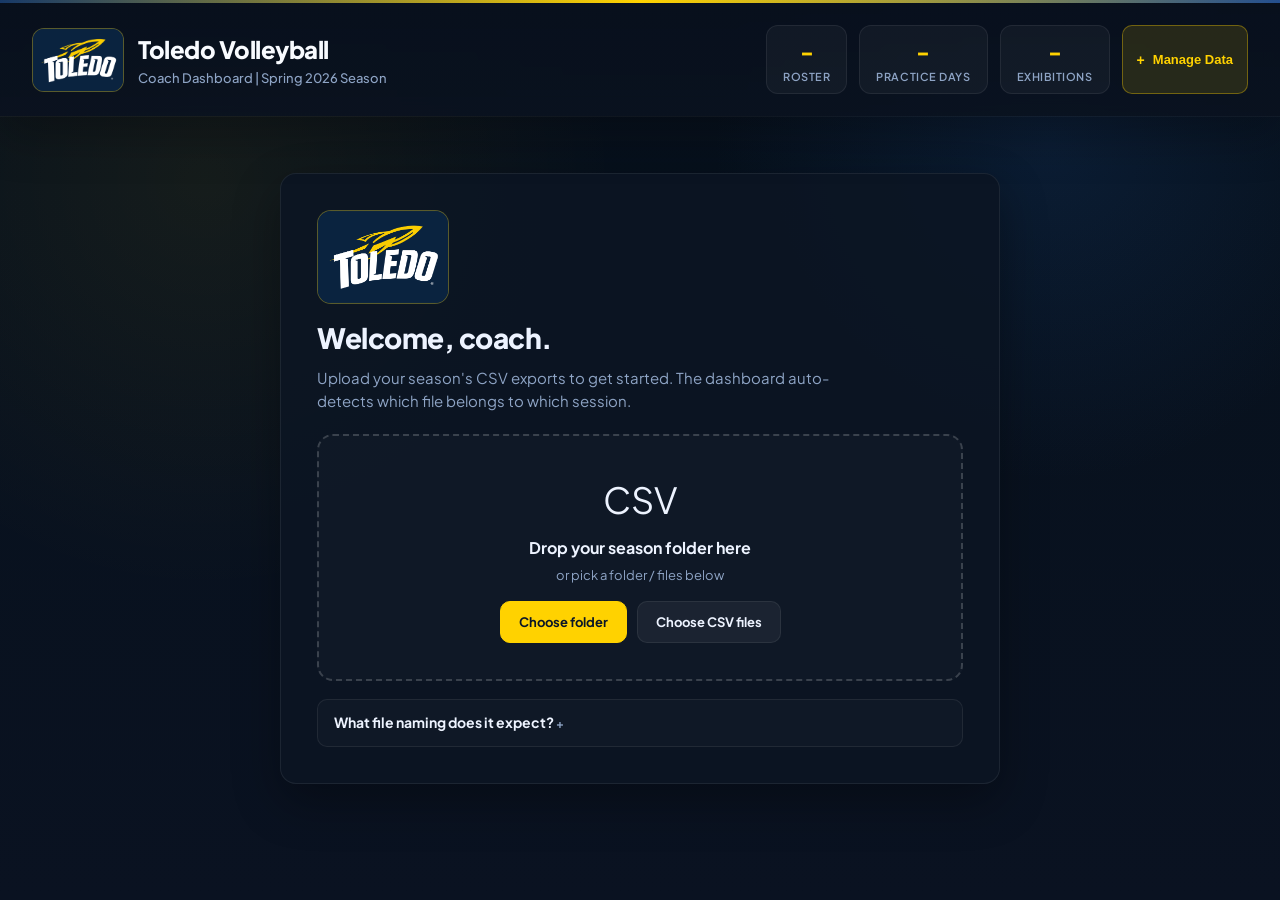
<file: index.html>
<!DOCTYPE html>
<html lang="en">
<head>
    <meta charset="UTF-8">
    <meta name="viewport" content="width=device-width, initial-scale=1.0">
    <title>Toledo Volleyball - Coach Dashboard</title>
    <link rel="preconnect" href="https://fonts.googleapis.com">
    <link rel="preconnect" href="https://fonts.gstatic.com" crossorigin>
    <link href="https://fonts.googleapis.com/css2?family=Plus+Jakarta+Sans:wght@400;500;600;700;800&display=swap" rel="stylesheet">
    <link rel="stylesheet" href="styles.css">
    <script src="https://cdn.plot.ly/plotly-2.27.0.min.js"></script>
    <script src="modules/config.js" defer></script>
    <script src="modules/roster.js" defer></script>
    <script src="modules/csv_parser.js" defer></script>
    <script src="modules/storage.js" defer></script>
    <script src="modules/uploader.js" defer></script>
    <script src="modules/data.js" defer></script>
    <script src="modules/analytics.js" defer></script>
    <script src="modules/charts.js" defer></script>
    <script src="modules/players.js" defer></script>
    <script src="modules/setters.js" defer></script>
    <script src="app.js" defer></script>
</head>
<body>
    <div class="gold-bar"></div>

    <header>
        <div class="header-content">
            <div class="header-main">
                <div class="header-text">
                    <div class="brand">
                        <span class="brand-mark">
                            <img src="assets/toledo-rockets-dark.png" alt="Toledo Rockets logo">
                        </span>
                        <div>
                            <h1>Toledo Volleyball</h1>
                            <p class="subtitle">Coach Dashboard | Spring 2026 Season</p>
                        </div>
                    </div>
                </div>
                <div class="header-stats">
                    <div class="stat-pill">
                        <span class="stat-value" id="totalPlayers">-</span>
                        <span class="stat-label">Roster</span>
                    </div>
                    <div class="stat-pill">
                        <span class="stat-value" id="totalPractices">-</span>
                        <span class="stat-label">Practice days</span>
                    </div>
                    <div class="stat-pill">
                        <span class="stat-value" id="totalGames">-</span>
                        <span class="stat-label">Exhibitions</span>
                    </div>
                    <button class="data-btn" id="manageDataBtn" title="Upload or manage data">
                        <span class="data-btn-icon">+</span>
                        <span>Manage Data</span>
                    </button>
                </div>
            </div>
        </div>
    </header>

    <nav class="main-nav">
        <button class="nav-btn active" data-view="dashboard">Dashboard</button>
        <button class="nav-btn" data-view="players">Players</button>
        <button class="nav-btn" data-view="setters">Setters</button>
        <button class="nav-btn" data-view="comparison">Practice vs Games</button>
        <button class="nav-btn" data-view="timeline">Timeline</button>
    </nav>

    <!-- Shown when IndexedDB has no data yet. -->
    <section id="emptyState" class="empty-screen hidden">
        <div class="empty-card">
            <div class="empty-icon">
                <img src="assets/toledo-rockets-dark.png" alt="Toledo Rockets logo">
            </div>
            <h2>Welcome, coach.</h2>
            <p class="empty-lead">Upload your season's CSV exports to get started. The dashboard auto-detects which file belongs to which session.</p>

            <div id="dropzonePrimary" class="dropzone">
                <div class="dropzone-icon">CSV</div>
                <div class="dropzone-title">Drop your season folder here</div>
                <div class="dropzone-sub">or pick a folder / files below</div>
                <div class="dropzone-actions">
                    <label class="btn primary">
                        <input type="file" id="folderInputPrimary" webkitdirectory directory multiple style="display:none">
                        Choose folder
                    </label>
                    <label class="btn">
                        <input type="file" id="fileInputPrimary" multiple accept=".csv" style="display:none">
                        Choose CSV files
                    </label>
                </div>
            </div>

            <details class="formats-help">
                <summary>What file naming does it expect?</summary>
                <div class="formats-body">
                    <ul>
                        <li><code>MM.DD Practice.csv</code> - team-wide practice (e.g. <code>03.10 Practice.csv</code>)</li>
                        <li><code>MM.DD Practice Setter.csv</code> - per-setter practice (e.g. <code>03.10 Practice Gabbi.csv</code>)</li>
                        <li><code>MM.DD Exhibition Opponent.csv</code> - team exhibition (e.g. <code>03.28 Exhibition Cleveland State.csv</code>)</li>
                        <li><code>MM.DD Opponent Setter.csv</code> - per-setter exhibition (e.g. <code>03.28 Cleveland State Janelle.csv</code>)</li>
                    </ul>
                    <p class="muted small">Folder layout like <code>Team Stats / Setter Stats / Exhibitions / Team Exhibition / Exhibitions / Setter Exhibition</code> is auto-detected too. Setter names come from your roster (currently: <span id="rosterSetters"></span>).</p>
                </div>
            </details>
        </div>
    </section>

    <main class="container" id="appMain">

        <!-- ============== Dashboard ============== -->
        <div id="dashboardView" class="view active">
            <section class="card focus-card">
                <div class="card-head">
                    <div>
                        <h2>Focus This Week</h2>
                        <p class="card-subtitle">Top items worth your attention from the most recent data.</p>
                    </div>
                </div>
                <div id="focusInsights" class="insights-grid"></div>
            </section>

            <div class="grid-2">
                <section class="card">
                    <h3>Top Improvers</h3>
                    <p class="card-subtitle">Biggest attack % gains, last 5 practices vs first 5.</p>
                    <div id="improvingPlayers" class="mover-list"></div>
                </section>
                <section class="card">
                    <h3>Needs Attention</h3>
                    <p class="card-subtitle">Players whose attack % is trending down.</p>
                    <div id="decliningPlayers" class="mover-list"></div>
                </section>
            </div>

            <section class="card">
                <h3>Position Health</h3>
                <p class="card-subtitle">Recent performance grouped by line of attack.</p>
                <div id="positionHealth" class="health-grid"></div>
            </section>

            <div class="grid-2">
                <section class="card">
                    <h3>Latest Session</h3>
                    <p class="card-subtitle">Top hitters from the most recent practice or game.</p>
                    <div id="latestSession"></div>
                </section>
                <section class="card">
                    <h3>Team Attack % Over Time</h3>
                    <p class="card-subtitle">Gold = exhibition | Blue = practice.</p>
                    <div id="teamTrendChart"></div>
                </section>
            </div>

            <div class="grid-4">
                <div class="card stat-card">
                    <div class="stat-icon">ATK</div>
                    <div class="stat-content">
                        <div class="stat-big" id="avgAttackPct">-</div>
                        <div class="stat-desc">Team Attack %</div>
                    </div>
                </div>
                <div class="card stat-card">
                    <div class="stat-icon">K/S</div>
                    <div class="stat-content">
                        <div class="stat-big" id="avgKillsPerSet">-</div>
                        <div class="stat-desc">Avg Kills / Set</div>
                    </div>
                </div>
                <div class="card stat-card">
                    <div class="stat-icon">SRV</div>
                    <div class="stat-content">
                        <div class="stat-big" id="avgServeEff">-</div>
                        <div class="stat-desc">Avg Serve Eff</div>
                    </div>
                </div>
                <div class="card stat-card">
                    <div class="stat-icon">PASS</div>
                    <div class="stat-content">
                        <div class="stat-big" id="avgPassPct">-</div>
                        <div class="stat-desc">Avg Pass Rating</div>
                    </div>
                </div>
            </div>
        </div>

        <!-- ============== Players ============== -->
        <div id="playersView" class="view">
            <div class="controls-bar">
                <div class="search-box">
                    <input type="text" id="playerSearch" placeholder="Search by name or position...">
                </div>
                <div class="filter-group">
                    <label>Sort by</label>
                    <select id="playerSort">
                        <option value="improvement" selected>Improvement</option>
                        <option value="attackPct">Recent Attack %</option>
                        <option value="killsPerSet">Kills/Set</option>
                        <option value="name">Name</option>
                        <option value="jersey">Jersey #</option>
                    </select>
                </div>
            </div>

            <div id="positionChips" class="chips-bar"></div>
            <div id="playersList"></div>
        </div>

        <!-- ============== Setters ============== -->
        <div id="settersView" class="view">
            <section class="card">
                <h2>Setter Comparison</h2>
                <p class="card-subtitle">Side-by-side stats across all three setters.</p>
                <div id="setterComparisonTable"></div>
            </section>

            <div class="controls-bar setter-chemistry-controls">
                <div class="filter-group">
                    <label>Setter lift sample</label>
                    <div id="setterChemistryFilter" class="segmented-control" role="group" aria-label="Setter lift sample">
                        <button class="segment-btn active" type="button" data-chemistry-filter="all">All</button>
                        <button class="segment-btn" type="button" data-chemistry-filter="practice">Practices</button>
                        <button class="segment-btn" type="button" data-chemistry-filter="exhibition">Exhibitions</button>
                    </div>
                </div>
            </div>

            <div class="grid-2">
                <section class="card">
                    <h3>Best Setter to Hitter Pairings</h3>
                    <p id="bestPairingsSubtitle" class="card-subtitle">Best lift over each hitter's normal attack baseline.</p>
                    <div id="bestPairings" class="pairings-list"></div>
                </section>
                <section class="card">
                    <h3>Setter Lift Heatmap</h3>
                    <p id="chemistryMatrixSubtitle" class="card-subtitle">How much each setter raises or lowers each hitter from baseline. Hover for details.</p>
                    <div id="chemistryMatrix"></div>
                </section>
            </div>

            <div class="grid-3">
                <section class="card setter-card">
                    <h3>Gabbi LeBlanc</h3>
                    <div id="gabbiStats"></div>
                </section>
                <section class="card setter-card">
                    <h3>Janelle Green</h3>
                    <div id="janelleStats"></div>
                </section>
                <section class="card setter-card">
                    <h3>Maddy Bach</h3>
                    <div id="maddyStats"></div>
                </section>
            </div>
        </div>

        <!-- ============== Practice vs Games ============== -->
        <div id="comparisonView" class="view">
            <section class="card">
                <h2>Practice vs Exhibition Role Metrics</h2>
                <p class="card-subtitle">Separate views keep attack percentages and 0-3 ratings on their own scales.</p>
                <div class="comparison-chart-grid">
                    <div class="comparison-chart-panel" data-expand-chart="hitters" role="button" tabindex="0" aria-label="Expand hitters comparison chart">
                        <div class="comparison-chart-head">
                            <div class="comparison-chart-title">
                                <h3>Hitters</h3>
                                <span class="tag accent">Attack %</span>
                            </div>
                            <button class="chart-expand-btn" type="button" data-expand-chart="hitters">Expand</button>
                        </div>
                        <div id="comparisonHittersChart" class="comparison-chart"></div>
                    </div>
                    <div class="comparison-chart-panel" data-expand-chart="setters" role="button" tabindex="0" aria-label="Expand setters comparison chart">
                        <div class="comparison-chart-head">
                            <div class="comparison-chart-title">
                                <h3>Setters</h3>
                                <span class="tag accent">Set Rating</span>
                            </div>
                            <button class="chart-expand-btn" type="button" data-expand-chart="setters">Expand</button>
                        </div>
                        <div id="comparisonSettersChart" class="comparison-chart"></div>
                    </div>
                    <div class="comparison-chart-panel" data-expand-chart="defenders" role="button" tabindex="0" aria-label="Expand defenders comparison chart">
                        <div class="comparison-chart-head">
                            <div class="comparison-chart-title">
                                <h3>Defenders</h3>
                                <span class="tag accent">Pass Rating</span>
                            </div>
                            <button class="chart-expand-btn" type="button" data-expand-chart="defenders">Expand</button>
                        </div>
                        <div id="comparisonDefendersChart" class="comparison-chart"></div>
                    </div>
                </div>
            </section>

            <div class="grid-2">
                <section class="card">
                    <h3>Clutch Performers</h3>
                    <p class="card-subtitle">Players who elevate their role metric from practice to games.</p>
                    <div id="clutchPlayers" class="mover-list"></div>
                </section>
                <section class="card">
                    <h3>Practice Warriors</h3>
                    <p class="card-subtitle">Strong in practice, then drop off in games by role metric.</p>
                    <div id="practiceWarriors" class="mover-list"></div>
                </section>
            </div>
        </div>

        <!-- ============== Timeline ============== -->
        <div id="timelineView" class="view">
            <section class="card">
                <h2>Season Calendar</h2>
                <p class="card-subtitle">All practices and exhibitions, grouped by week.</p>
                <div id="timelineCalendar"></div>
            </section>

            <section class="card">
                <h2>Performance Over Time</h2>
                <div class="controls-bar">
                    <div class="filter-group">
                        <label>Metric</label>
                        <select id="timelineMetric">
                            <option value="attack_pct">Attack %</option>
                            <option value="attack_k_per_set">Kills / Set</option>
                            <option value="serve_eff">Serve Efficiency</option>
                            <option value="receive_pass_pct">Pass Rating</option>
                        </select>
                    </div>
                </div>
                <div id="timelineChart"></div>
            </section>
        </div>
    </main>

    <!-- ============== Player Detail Modal ============== -->
    <div id="playerModal" class="modal">
        <div class="modal-content">
            <div class="modal-header">
                <div id="modalPlayerHeader" class="modal-header-content"></div>
                <button class="modal-close" aria-label="Close">&times;</button>
            </div>
            <div class="modal-body">
                <div id="modalKpis" class="kpi-tiles modal-kpis"></div>
                <div id="modalDataFlags" class="quality-flags"></div>

                <section class="modal-section">
                    <h3>Practice vs Games</h3>
                    <div id="modalPvg"></div>
                </section>

                <section class="modal-section">
                    <h3 id="modalRoleBreakdownTitle">Role Breakdown</h3>
                    <div id="modalRoleBreakdown" class="role-breakdown"></div>
                </section>

                <div class="grid-2">
                    <section class="modal-section">
                        <h3 id="modalPrimaryTrendTitle">Primary Trend</h3>
                        <p id="modalPrimaryTrendNote" class="chart-note"></p>
                        <div id="modalAttackChart"></div>
                    </section>
                    <section class="modal-section">
                        <h3 id="modalSecondaryTrendTitle">Secondary Trend</h3>
                        <p id="modalSecondaryTrendNote" class="chart-note"></p>
                        <div id="modalKillsChart"></div>
                    </section>
                </div>

                <section class="modal-section">
                    <h3>Attack % by Setter</h3>
                    <p class="card-subtitle">Which setter empowers this hitter most? (Hitters only)</p>
                    <div id="modalPerSetter"></div>
                </section>

                <section class="modal-section">
                    <h3>Recent Sessions</h3>
                    <table id="modalRecentStats" class="data-table"></table>
                </section>
            </div>
        </div>
    </div>

    <!-- ============== Data Management Modal ============== -->
    <div id="dataModal" class="modal">
        <div class="modal-content">
            <div class="modal-header">
                <div>
                    <h2>Manage Data</h2>
                    <p class="card-subtitle">Upload more CSVs, see what's loaded, or reset.</p>
                </div>
                <button class="modal-close" aria-label="Close">&times;</button>
            </div>
            <div class="modal-body">
                <section class="modal-section">
                    <h3>Current Dataset</h3>
                    <div id="dataSummary" class="data-summary"></div>
                </section>

                <section class="modal-section">
                    <h3>Add or Replace Files</h3>
                    <p class="card-subtitle">New files are merged in. Existing sessions with the same date / opponent / setter are replaced.</p>
                    <div id="dropzoneSecondary" class="dropzone compact">
                        <div class="dropzone-title">Drop a folder or CSVs here</div>
                        <div class="dropzone-actions">
                            <label class="btn primary">
                                <input type="file" id="folderInputSecondary" webkitdirectory directory multiple style="display:none">
                                Choose folder
                            </label>
                            <label class="btn">
                                <input type="file" id="fileInputSecondary" multiple accept=".csv" style="display:none">
                                Choose CSV files
                            </label>
                        </div>
                    </div>
                </section>

                <section class="modal-section" id="uploadResultSection" style="display:none;">
                    <h3>Latest Upload</h3>
                    <div id="uploadResult"></div>
                </section>

                <section class="modal-section danger">
                    <h3>Reset</h3>
                    <p class="card-subtitle">Clears all uploaded data from this browser. You'll need to upload again.</p>
                    <button class="btn danger" id="resetDataBtn">Clear all data</button>
                </section>
            </div>
        </div>
    </div>

    <!-- ============== Expanded Comparison Chart Modal ============== -->
    <div id="comparisonChartModal" class="modal">
        <div class="modal-content chart-modal-content">
            <div class="modal-header">
                <div>
                    <h2 id="comparisonChartModalTitle">Role Metric</h2>
                    <p id="comparisonChartModalSubtitle" class="card-subtitle">Practice vs exhibition comparison.</p>
                </div>
                <button class="modal-close" aria-label="Close">&times;</button>
            </div>
            <div class="modal-body chart-modal-body">
                <div id="comparisonExpandedChart" class="comparison-expanded-chart"></div>
            </div>
        </div>
    </div>

    <div id="loadingOverlay" class="loading-overlay">
        <div class="spinner"></div>
        <p>Loading volleyball stats...</p>
    </div>
</body>
</html>
</file>
<file: styles.css>
:root {
    --bg: #07111d;
    --bg2: #0c1728;
    --bg3: #10223d;
    --card: rgba(12, 21, 36, 0.86);
    --card-solid: #0d182b;
    --accent: #FFD200;
    --accent-dark: #c49d00;
    --accent-glow: rgba(255, 210, 0, 0.12);
    --brand-blue: #173968;
    --brand-blue-2: #244f8f;
    --line: rgba(255, 255, 255, 0.07);
    --line-strong: rgba(255, 255, 255, 0.16);
    --fg: #edf3ff;
    --text: #edf3ff;
    --muted: #8ea4c5;
    --good: #34d399;
    --warn: #fbbf24;
    --bad: #f87171;
    --chip: #0f2040;
    --radius: 16px;
    --radius-sm: 10px;
}

* { box-sizing: border-box; margin: 0; padding: 0; }
html { scroll-behavior: smooth; overflow-x: hidden; }
body {
    font-family: 'Plus Jakarta Sans', -apple-system, BlinkMacSystemFont, 'Segoe UI', system-ui, sans-serif;
    background: var(--bg);
    color: var(--text);
    background-image:
        radial-gradient(circle at 16% 20%, rgba(255, 210, 0, 0.06) 0%, transparent 32%),
        radial-gradient(circle at 82% 16%, rgba(29, 84, 157, 0.18) 0%, transparent 26%),
        linear-gradient(180deg, #08101c 0%, #07111d 20%, #0a1221 100%);
    background-attachment: fixed;
    min-height: 100vh;
    line-height: 1.55;
}

.gold-bar {
    position: fixed; top: 0; left: 0; right: 0;
    height: 3px;
    background: linear-gradient(90deg, var(--brand-blue), var(--accent), var(--brand-blue-2));
    z-index: 10000;
}

/* ---------- header ---------- */
header {
    padding: 22px 32px;
    background: linear-gradient(180deg, rgba(8, 16, 29, 0.98) 0%, rgba(10, 18, 31, 0.92) 100%);
    backdrop-filter: blur(10px);
    position: sticky; top: 3px; z-index: 100;
    box-shadow: 0 1px 0 rgba(255, 255, 255, 0.04), 0 18px 48px rgba(0, 0, 0, 0.26);
}
.header-content { max-width: 1400px; margin: 0 auto; }
.header-main {
    display: flex; justify-content: space-between; align-items: center;
    gap: 24px; flex-wrap: wrap;
}
.brand { display: flex; align-items: center; gap: 14px; }
.brand-mark {
    display: grid; place-items: center;
    width: 92px; height: 64px;
    overflow: hidden;
    background: #0B2240;
    border: 1px solid rgba(255, 210, 0, 0.32);
    border-radius: 12px;
    box-shadow: inset 0 0 0 1px rgba(255, 255, 255, 0.04);
}
.brand-mark img {
    display: block;
    width: 100%;
    height: 100%;
    object-fit: cover;
}
h1 {
    font-size: 24px; font-weight: 800;
    letter-spacing: -0.5px; color: #f8fbff;
}
.subtitle { font-size: 13px; color: var(--muted); font-weight: 500; }
.header-stats { display: flex; gap: 12px; }
.stat-pill {
    display: flex; flex-direction: column; align-items: center;
    padding: 8px 16px; min-width: 80px;
    background: rgba(255, 255, 255, 0.04);
    border: 1px solid var(--line);
    border-radius: 12px;
}
.stat-value { font-size: 22px; font-weight: 800; color: var(--accent); }
.stat-label {
    font-size: 11px; color: var(--muted);
    font-weight: 600; text-transform: uppercase; letter-spacing: 0.05em;
}

/* ---------- nav ---------- */
.main-nav {
    background: rgba(8, 16, 29, 0.6);
    border-bottom: 1px solid var(--line);
    padding: 0 32px;
    display: flex; gap: 4px;
    position: sticky; top: 95px; z-index: 99;
    backdrop-filter: blur(8px);
    overflow-x: auto;
}
.nav-btn {
    padding: 14px 18px;
    background: transparent;
    border: none;
    color: var(--muted);
    font-weight: 600; font-size: 14px;
    cursor: pointer;
    border-bottom: 2px solid transparent;
    transition: all 0.2s;
    white-space: nowrap;
}
.nav-btn:hover { color: var(--text); background: rgba(255, 255, 255, 0.03); }
.nav-btn.active { color: var(--accent); border-bottom-color: var(--accent); }

.container { max-width: 1400px; margin: 0 auto; padding: 28px 32px; }
.view { display: none; animation: fadeIn 0.25s ease-out; }
.view.active { display: block; }
@keyframes fadeIn {
    from { opacity: 0; transform: translateY(8px); }
    to { opacity: 1; transform: translateY(0); }
}

/* ---------- cards ---------- */
.card {
    background: var(--card);
    border: 1px solid var(--line);
    border-radius: var(--radius);
    padding: 22px;
    margin-bottom: 22px;
    box-shadow: 0 10px 28px rgba(0, 0, 0, 0.16);
    backdrop-filter: blur(10px);
}
.card h2 { font-size: 19px; font-weight: 800; margin-bottom: 6px; color: var(--fg); }
.card h3 { font-size: 16px; font-weight: 700; margin-bottom: 6px; color: var(--fg); }
.card-subtitle { font-size: 13px; color: var(--muted); margin-bottom: 14px; }
.card-head { display: flex; justify-content: space-between; align-items: center; margin-bottom: 14px; }
.comparison-chart-grid {
    display: grid;
    grid-template-columns: repeat(auto-fit, minmax(min(100%, 360px), 1fr));
    gap: 18px;
}
.comparison-chart-panel {
    min-width: 0;
    padding: 14px 0 0;
    border-top: 1px solid var(--line);
    border-radius: 8px;
    cursor: pointer;
    transition: background 0.15s ease, border-color 0.15s ease;
}
.comparison-chart-panel:hover,
.comparison-chart-panel:focus-visible {
    background: rgba(255, 255, 255, 0.025);
    border-top-color: rgba(255, 210, 0, 0.35);
    outline: none;
}
.comparison-chart-head {
    display: flex;
    align-items: center;
    justify-content: space-between;
    gap: 14px;
    margin-bottom: 8px;
}
.comparison-chart-title {
    display: flex;
    align-items: center;
    gap: 10px;
    min-width: 0;
}
.comparison-chart-head h3 { margin-bottom: 0; }
.chart-expand-btn {
    border: 1px solid var(--line);
    background: rgba(255, 255, 255, 0.04);
    color: var(--muted);
    border-radius: 8px;
    padding: 5px 9px;
    font-size: 11px;
    font-weight: 700;
    cursor: pointer;
    transition: all 0.15s ease;
}
.chart-expand-btn:hover,
.chart-expand-btn:focus-visible {
    color: var(--accent);
    border-color: rgba(255, 210, 0, 0.35);
    background: var(--accent-glow);
    outline: none;
}
.comparison-chart {
    min-height: 340px;
}
.comparison-expanded-chart {
    min-height: 620px;
}
.chart-modal-content {
    max-width: 1280px;
}
.chart-modal-body {
    padding-top: 12px;
}
.chart-empty {
    min-height: 220px;
    display: grid;
    place-items: center;
    color: var(--muted);
    font-size: 13px;
}

.grid-2 {
    display: grid; gap: 22px;
    grid-template-columns: repeat(auto-fit, minmax(380px, 1fr));
    margin-bottom: 22px;
}
.grid-3 {
    display: grid; gap: 22px;
    grid-template-columns: repeat(auto-fit, minmax(280px, 1fr));
    margin-bottom: 22px;
}
.grid-4 {
    display: grid; gap: 22px;
    grid-template-columns: repeat(auto-fit, minmax(220px, 1fr));
    margin-bottom: 22px;
}

/* ---------- focus / insight cards ---------- */
.insights-grid {
    display: grid;
    grid-template-columns: repeat(auto-fill, minmax(280px, 1fr));
    gap: 14px;
}
.insight-card {
    padding: 16px 18px;
    border-radius: var(--radius-sm);
    border: 1px solid var(--line);
    background: rgba(255, 255, 255, 0.02);
    cursor: pointer; transition: all 0.18s;
    position: relative;
}
.insight-card:hover { transform: translateY(-2px); border-color: var(--line-strong); }
.insight-card.high { border-left: 3px solid var(--bad); }
.insight-card.medium { border-left: 3px solid var(--warn); }
.insight-card.low { border-left: 3px solid var(--good); }
.insight-badge {
    font-size: 10px; font-weight: 700; letter-spacing: 0.08em;
    text-transform: uppercase; color: var(--muted);
    margin-bottom: 8px;
}
.insight-card.high .insight-badge { color: var(--bad); }
.insight-card.medium .insight-badge { color: var(--warn); }
.insight-card.low .insight-badge { color: var(--good); }
.insight-head { font-size: 15px; font-weight: 700; margin-bottom: 6px; color: var(--fg); }
.insight-body { font-size: 13px; color: var(--muted); line-height: 1.5; }

/* ---------- mover lists (improvers / decliners) ---------- */
.mover-list { display: flex; flex-direction: column; }
.mover-row {
    display: flex; justify-content: space-between; align-items: center;
    padding: 10px 0;
    border-bottom: 1px solid var(--line);
    cursor: pointer;
    transition: all 0.15s;
}
.mover-row:last-child { border-bottom: none; }
.mover-row:hover { padding-left: 8px; background: rgba(255, 255, 255, 0.02); }
.mover-id { display: flex; align-items: center; gap: 10px; flex-wrap: wrap; }
.mover-name { font-weight: 600; color: var(--fg); }
.mover-pos {
    font-size: 11px; color: var(--muted);
    background: rgba(255, 255, 255, 0.04);
    border-radius: 999px;
    padding: 2px 8px;
    font-weight: 600;
}
.mover-delta { font-size: 14px; font-weight: 800; font-variant-numeric: tabular-nums; }
.mover-delta.pos { color: var(--good); }
.mover-delta.neg { color: var(--bad); }
.position-dot {
    display: inline-block;
    width: 10px; height: 10px; border-radius: 50%;
}
.position-dot.small { width: 8px; height: 8px; }

/* ---------- position health grid ---------- */
.health-grid {
    display: grid;
    grid-template-columns: repeat(auto-fill, minmax(220px, 1fr));
    gap: 14px;
}
.health-card {
    padding: 16px;
    border-radius: var(--radius-sm);
    border: 1px solid var(--line);
    background: rgba(255, 255, 255, 0.02);
    position: relative;
    overflow: hidden;
}
.health-card::before {
    content: '';
    position: absolute; left: 0; top: 0; bottom: 0;
    width: 3px; background: var(--pos-color);
}
.health-head { display: flex; align-items: center; gap: 8px; margin-bottom: 12px; }
.health-stat { margin-bottom: 12px; }
.health-value {
    font-size: 26px; font-weight: 800; color: var(--fg);
    font-variant-numeric: tabular-nums;
}
.health-label {
    font-size: 11px; font-weight: 600; color: var(--muted);
    text-transform: uppercase; letter-spacing: 0.05em;
}
.health-roster { display: flex; flex-wrap: wrap; gap: 6px; }
.roster-chip {
    font-size: 12px; padding: 3px 9px;
    background: rgba(255, 255, 255, 0.04);
    border: 1px solid var(--line);
    border-radius: 999px;
    color: var(--muted);
    cursor: pointer;
    transition: all 0.15s;
}
.roster-chip:hover {
    border-color: var(--accent);
    color: var(--fg);
    background: var(--accent-glow);
}

/* ---------- latest session ---------- */
.latest-meta { display: flex; gap: 12px; align-items: center; margin-bottom: 14px; }
.latest-list { display: flex; flex-direction: column; }
.latest-row {
    display: flex; justify-content: space-between; align-items: center;
    padding: 10px 0; border-bottom: 1px solid var(--line);
    cursor: pointer; transition: all 0.15s;
}
.latest-row:last-child { border-bottom: none; }
.latest-row:hover { padding-left: 8px; background: rgba(255, 255, 255, 0.02); }
.latest-row strong { color: var(--fg); margin-right: 8px; }
.latest-stats { display: flex; gap: 14px; font-size: 13px; color: var(--muted); }
.latest-stats strong { color: var(--accent); }

/* ---------- KPIs (modal + setter cards) ---------- */
.kpi-tiles {
    display: grid;
    grid-template-columns: repeat(auto-fit, minmax(120px, 1fr));
    gap: 12px;
}
.kpi-tile {
    padding: 12px;
    border: 1px solid var(--line);
    border-radius: var(--radius-sm);
    background: rgba(255, 255, 255, 0.02);
    text-align: left;
}
.kpi-tile.good { border-color: rgba(52, 211, 153, 0.25); }
.kpi-tile.bad { border-color: rgba(248, 113, 113, 0.25); }
.kpi-value {
    font-size: 22px; font-weight: 800; color: var(--fg);
    line-height: 1.1; font-variant-numeric: tabular-nums;
}
.kpi-tile.good .kpi-value { color: var(--good); }
.kpi-tile.bad .kpi-value { color: var(--bad); }
.kpi-label {
    font-size: 11px; color: var(--muted);
    font-weight: 600; text-transform: uppercase;
    letter-spacing: 0.05em; margin-top: 4px;
}

/* ---------- generic stat tiles on dashboard ---------- */
.stat-card { display: flex; align-items: center; gap: 14px; padding: 18px; }
.stat-icon {
    min-width: 46px;
    height: 32px;
    display: inline-flex;
    align-items: center;
    justify-content: center;
    border: 1px solid rgba(255, 210, 0, 0.22);
    border-radius: 8px;
    background: rgba(255, 210, 0, 0.08);
    color: var(--accent);
    font-size: 12px;
    font-weight: 800;
    letter-spacing: 0.04em;
}
.stat-big { font-size: 32px; font-weight: 800; color: var(--accent); line-height: 1; }
.stat-desc { font-size: 13px; color: var(--muted); font-weight: 600; margin-top: 4px; }

/* ---------- chips / filters ---------- */
.controls-bar {
    display: flex; gap: 14px; align-items: center;
    margin-bottom: 16px; flex-wrap: wrap;
}
.search-box input,
select {
    padding: 10px 14px;
    background: rgba(255, 255, 255, 0.04);
    border: 1px solid var(--line);
    border-radius: 8px;
    color: var(--text);
    font-size: 14px;
    font-family: inherit;
}
.search-box input { width: 280px; }
.search-box input:focus,
select:focus {
    outline: none; border-color: var(--accent);
    background: rgba(255, 255, 255, 0.06);
}
.filter-group { display: flex; align-items: center; gap: 8px; }
.filter-group label {
    font-size: 12px; color: var(--muted);
    font-weight: 600; text-transform: uppercase; letter-spacing: 0.05em;
}
.setter-chemistry-controls {
    margin-top: -6px;
}
.segmented-control {
    display: inline-flex;
    padding: 3px;
    background: rgba(255, 255, 255, 0.04);
    border: 1px solid var(--line);
    border-radius: 10px;
    gap: 3px;
}
.segment-btn {
    border: 0;
    background: transparent;
    color: var(--muted);
    border-radius: 7px;
    padding: 7px 12px;
    font-family: inherit;
    font-size: 12px;
    font-weight: 800;
    cursor: pointer;
    transition: all 0.15s ease;
}
.segment-btn:hover,
.segment-btn:focus-visible {
    color: var(--fg);
    outline: none;
}
.segment-btn.active {
    color: #07111d;
    background: var(--accent);
}

.chips-bar {
    display: flex; flex-wrap: wrap; gap: 8px;
    margin-bottom: 22px;
}
.chip {
    display: inline-flex; align-items: center; gap: 8px;
    padding: 7px 14px;
    background: rgba(255, 255, 255, 0.03);
    border: 1px solid var(--line);
    border-radius: 999px;
    color: var(--muted);
    font-weight: 600; font-size: 13px;
    cursor: pointer;
    transition: all 0.15s;
}
.chip:hover { color: var(--fg); border-color: var(--line-strong); }
.chip.active {
    color: var(--fg);
    border-color: var(--accent);
    background: var(--accent-glow);
}
.chip-dot { width: 10px; height: 10px; border-radius: 50%; }
.chip-count {
    background: rgba(255, 255, 255, 0.06);
    border-radius: 999px;
    padding: 1px 7px;
    font-size: 11px;
    color: var(--muted);
}

/* ---------- player position sections ---------- */
.position-section { margin-bottom: 28px; }
.position-header {
    display: flex; align-items: center; gap: 10px;
    margin-bottom: 14px;
    padding-bottom: 10px;
    border-bottom: 1px solid var(--line);
}
.position-header .position-dot {
    width: 12px; height: 12px;
    background: var(--pos-color);
}
.position-header h3 { font-size: 16px; font-weight: 700; color: var(--fg); }
.position-count {
    margin-left: auto;
    font-size: 12px; color: var(--muted);
    background: rgba(255, 255, 255, 0.04);
    padding: 3px 10px; border-radius: 999px;
    font-weight: 600;
}

/* ---------- player cards ---------- */
.players-grid {
    display: grid;
    grid-template-columns: repeat(auto-fill, minmax(290px, 1fr));
    gap: 16px;
}
.player-card {
    background: rgba(255, 255, 255, 0.03);
    border: 1px solid var(--line);
    border-radius: 14px;
    padding: 16px;
    cursor: pointer;
    transition: all 0.2s;
    position: relative;
}
.player-card:hover {
    transform: translateY(-2px);
    border-color: var(--accent);
    box-shadow: 0 12px 28px rgba(0, 0, 0, 0.35);
}
.player-card-head {
    display: flex; align-items: center; gap: 12px;
    margin-bottom: 14px;
}
.avatar {
    width: 44px; height: 44px;
    border-radius: 12px;
    display: grid; place-items: center;
    color: #0a1628;
    font-weight: 800; font-size: 15px;
    letter-spacing: 0.04em;
    flex-shrink: 0;
}
.player-id { min-width: 0; }
.player-name {
    font-size: 15px; font-weight: 700; color: var(--fg);
    margin-bottom: 2px;
}
.player-meta {
    display: flex; align-items: center; gap: 6px; flex-wrap: wrap;
    font-size: 12px; color: var(--muted);
}
.position-pill {
    padding: 2px 9px;
    border-radius: 999px;
    background: rgba(255, 255, 255, 0.04);
    border: 1px solid var(--pos-color, var(--line));
    color: var(--pos-color, var(--fg));
    font-weight: 700;
    font-size: 11px;
    letter-spacing: 0.04em;
}
.jersey { color: var(--fg); font-weight: 700; }
.muted { color: var(--muted); }
.small { font-size: 11.5px; }

.card-trend-row {
    display: flex; align-items: center; justify-content: space-between;
    margin-bottom: 8px;
}
.improvement {
    font-weight: 800; font-size: 13px; font-variant-numeric: tabular-nums;
}
.improvement.pos { color: var(--good); }
.improvement.neg { color: var(--bad); }

.trend-badge {
    padding: 4px 10px;
    border-radius: 999px;
    font-size: 11px; font-weight: 700;
    letter-spacing: 0.04em;
}
.trend-badge.up { background: rgba(52, 211, 153, 0.15); color: var(--good); }
.trend-badge.down { background: rgba(248, 113, 113, 0.15); color: var(--bad); }
.trend-badge.stable { background: rgba(251, 191, 36, 0.15); color: var(--warn); }
.trend-badge.good { background: rgba(52, 211, 153, 0.15); color: var(--good); }
.trend-badge.warn { background: rgba(251, 191, 36, 0.15); color: var(--warn); }

.sparkline-wrap {
    height: 38px;
    margin: 4px 0 10px 0;
}

.card-stats {
    display: grid;
    grid-template-columns: repeat(2, 1fr);
    gap: 6px 14px;
    font-size: 13px;
    margin-bottom: 10px;
}
.card-stat { display: flex; justify-content: space-between; align-items: center; }
.card-stat-label { color: var(--muted); }
.card-stat-value { font-weight: 700; color: var(--fg); font-variant-numeric: tabular-nums; }

.card-footer {
    display: flex; gap: 8px; align-items: center;
    font-size: 11.5px; color: var(--muted);
    padding-top: 10px; margin-top: 4px;
    border-top: 1px solid var(--line);
    flex-wrap: wrap;
}
.tag {
    font-size: 10.5px; padding: 2px 8px;
    border-radius: 999px;
    background: rgba(255, 255, 255, 0.05);
    color: var(--muted);
    font-weight: 700;
}
.tag.good { background: rgba(52, 211, 153, 0.15); color: var(--good); }
.tag.warn { background: rgba(251, 191, 36, 0.15); color: var(--warn); }
.tag.accent { background: var(--accent-glow); color: var(--accent); }
.empty-state { color: var(--muted); padding: 22px; text-align: center; }

/* ---------- tables ---------- */
table.data-table, table.setter-table, table {
    width: 100%; border-collapse: collapse; font-size: 14px;
}
th, td {
    padding: 10px 12px;
    text-align: left;
    border-bottom: 1px solid var(--line);
}
th {
    font-weight: 700; color: var(--muted);
    text-transform: uppercase; font-size: 11px;
    letter-spacing: 0.05em;
}
td { color: var(--fg); }
tr:hover { background: rgba(255, 255, 255, 0.02); }

.clickable-row {
    cursor: pointer;
}

.clickable-row:hover {
    background: rgba(255, 210, 0, 0.05);
}

.clickable-row.expanded {
    background: rgba(255, 210, 0, 0.04);
}

.setter-split-detail {
    display: none;
}

.setter-split-detail.open {
    display: table-row;
}

.setter-split-detail > td {
    padding: 0 12px 14px;
    background: rgba(255, 255, 255, 0.018);
}

.setter-split-card {
    border: 1px solid var(--line);
    border-radius: var(--radius-sm);
    background: rgba(255, 255, 255, 0.025);
    padding: 14px;
}

.setter-split-title {
    font-size: 12px;
    color: var(--muted);
    font-weight: 800;
    text-transform: uppercase;
    letter-spacing: 0.06em;
    margin-bottom: 12px;
}

.session-official-line {
    display: grid;
    gap: 8px;
    padding: 12px;
    margin-bottom: 10px;
    border: 1px solid rgba(255, 210, 0, 0.18);
    border-radius: 10px;
    background: rgba(255, 210, 0, 0.055);
}
.session-official-line > span {
    color: var(--accent);
    font-size: 12px;
    font-weight: 800;
}

.setter-split-grid {
    display: grid;
    grid-template-columns: repeat(auto-fit, minmax(220px, 1fr));
    gap: 10px;
}

.setter-split-item {
    border: 1px solid var(--line);
    border-radius: 10px;
    padding: 12px;
    background: rgba(7, 17, 29, 0.48);
}

.setter-name {
    color: var(--accent);
    font-weight: 800;
    margin-bottom: 8px;
}

.setter-metrics {
    display: grid;
    grid-template-columns: repeat(2, 1fr);
    gap: 6px 12px;
}

.setter-metric {
    display: flex;
    justify-content: space-between;
    gap: 10px;
    font-size: 12px;
}

.setter-metric span {
    color: var(--muted);
}

.setter-metric strong {
    color: var(--fg);
    font-variant-numeric: tabular-nums;
}

/* ---------- setter view extras ---------- */
.setter-card-head { margin-bottom: 12px; }
.splits {
    margin-top: 12px;
    padding-top: 12px;
    border-top: 1px solid var(--line);
    display: flex; flex-direction: column; gap: 6px;
}
.splits-row {
    display: flex; justify-content: space-between; align-items: center;
}

.pairings-list { display: flex; flex-direction: column; }
.pairing-row {
    display: grid;
    grid-template-columns: 30px 1fr auto;
    align-items: center;
    gap: 12px;
    padding: 12px 0;
    border-bottom: 1px solid var(--line);
}
.pairing-row:last-child { border-bottom: none; }
.pairing-rank {
    width: 30px; height: 30px;
    border-radius: 8px;
    display: grid; place-items: center;
    font-weight: 800;
    background: var(--accent-glow);
    color: var(--accent);
}
.pairing-names {
    display: flex; align-items: center; gap: 10px;
    font-size: 14px;
}
.pairing-names .arrow { color: var(--muted); }
.pairing-stats {
    display: flex; flex-direction: column; align-items: flex-end;
}
.pairing-pct {
    font-weight: 800; color: var(--good);
    font-size: 16px; font-variant-numeric: tabular-nums;
}

/* ---------- calendar (timeline view) ---------- */
.calendar {
    display: flex; flex-direction: column; gap: 12px;
}
.calendar-week {
    display: grid;
    grid-template-columns: 120px 1fr;
    align-items: start;
    gap: 16px;
}
.calendar-week-label {
    font-size: 12px; color: var(--muted);
    font-weight: 700; text-transform: uppercase;
    letter-spacing: 0.06em;
    padding-top: 12px;
}
.calendar-cells {
    display: flex; flex-wrap: wrap; gap: 8px;
}
.calendar-cell {
    padding: 8px 12px;
    border-radius: 8px;
    border: 1px solid var(--brand-blue-2);
    background: rgba(36, 79, 143, 0.15);
    min-width: 100px;
}
.calendar-cell.exhibition {
    border-color: var(--accent);
    background: var(--accent-glow);
}
.cal-date { font-weight: 800; font-size: 13px; }
.cal-label { font-size: 11px; color: var(--muted); margin-top: 2px; }

/* ---------- modal ---------- */
.modal {
    display: none;
    position: fixed; inset: 0;
    background: rgba(0, 0, 0, 0.78);
    z-index: 1000;
    align-items: center; justify-content: center;
    padding: 24px;
}
.modal.active { display: flex; }
.modal-content {
    background: var(--bg2);
    border: 1px solid var(--line);
    border-radius: var(--radius);
    width: 100%;
    max-width: 1060px;
    max-height: 92vh;
    overflow-y: auto;
    box-shadow: 0 20px 60px rgba(0, 0, 0, 0.6);
}
.modal-header {
    padding: 22px 24px;
    border-bottom: 1px solid var(--line);
    display: flex; justify-content: space-between; align-items: flex-start;
    gap: 14px;
    position: sticky; top: 0;
    background: var(--bg2);
    z-index: 1;
}
.modal-header-content { display: flex; gap: 14px; align-items: center; flex: 1; }
.modal-avatar {
    width: 56px; height: 56px;
    border-radius: 14px;
    display: grid; place-items: center;
    font-weight: 800; font-size: 18px;
    color: #0a1628;
}
.modal-meta {
    display: flex; align-items: center; gap: 10px; flex-wrap: wrap;
    font-size: 13px; color: var(--muted);
    margin-top: 6px;
}
.modal-close {
    background: none; border: none;
    color: var(--muted); font-size: 28px;
    cursor: pointer; line-height: 1; padding: 0 6px;
}
.modal-close:hover { color: var(--text); }
.modal-body { padding: 22px; }
.modal-kpis { margin-bottom: 20px; }
.modal-section { margin-bottom: 22px; }

.pvg-row {
    display: flex; align-items: center; gap: 18px;
    padding: 12px 14px;
    border: 1px solid var(--line);
    border-radius: var(--radius-sm);
    flex-wrap: wrap;
}
.text-good { color: var(--good); }
.text-bad { color: var(--bad); }
.chart-note {
    color: var(--muted);
    font-size: 12px;
    margin-bottom: 8px;
}
.quality-flags {
    display: flex;
    flex-wrap: wrap;
    gap: 8px;
    margin: -4px 0 18px;
}
.quality-flag {
    display: inline-flex;
    align-items: center;
    padding: 5px 9px;
    border: 1px solid var(--line);
    border-radius: 999px;
    background: rgba(255, 255, 255, 0.04);
    color: var(--muted);
    font-size: 11px;
    font-weight: 700;
}
.quality-flag.warn {
    border-color: rgba(251, 191, 36, 0.35);
    background: rgba(251, 191, 36, 0.1);
    color: var(--warn);
}
.role-breakdown {
    display: grid;
    grid-template-columns: repeat(auto-fit, minmax(150px, 1fr));
    gap: 10px;
}
.role-metric {
    padding: 12px;
    border: 1px solid var(--line);
    border-radius: var(--radius-sm);
    background: rgba(255, 255, 255, 0.025);
}
.role-metric-value {
    color: var(--fg);
    font-size: 20px;
    font-weight: 800;
    font-variant-numeric: tabular-nums;
}
.role-metric-label {
    color: var(--muted);
    font-size: 11px;
    font-weight: 700;
    text-transform: uppercase;
    letter-spacing: 0.04em;
    margin-top: 2px;
}

/* ---------- loading ---------- */
.loading-overlay {
    position: fixed; inset: 0;
    background: var(--bg);
    z-index: 9999;
    display: flex; flex-direction: column;
    align-items: center; justify-content: center;
    gap: 14px;
}
.loading-overlay.hidden { display: none; }
.spinner {
    width: 46px; height: 46px;
    border: 4px solid rgba(255, 210, 0, 0.1);
    border-top-color: var(--accent);
    border-radius: 50%;
    animation: spin 1s linear infinite;
}
@keyframes spin { to { transform: rotate(360deg); } }
.loading-overlay p { color: var(--muted); font-size: 14px; font-weight: 600; }

/* ---------- header data button ---------- */
.data-btn {
    display: inline-flex; align-items: center; gap: 8px;
    padding: 8px 14px;
    background: var(--accent-glow);
    border: 1px solid rgba(255, 210, 0, 0.35);
    border-radius: 10px;
    color: var(--accent);
    font-weight: 700; font-size: 13px;
    cursor: pointer;
    transition: all 0.15s;
}
.data-btn:hover {
    background: rgba(255, 210, 0, 0.18);
    transform: translateY(-1px);
}
.data-btn-icon { font-size: 14px; }

/* ---------- empty / first-run state ---------- */
.empty-screen {
    display: flex;
    align-items: flex-start; justify-content: center;
    padding: 60px 32px;
}
.empty-screen.hidden { display: none; }
.empty-card {
    background: var(--card);
    border: 1px solid var(--line);
    border-radius: var(--radius);
    padding: 36px;
    max-width: 720px;
    width: 100%;
    box-shadow: 0 18px 48px rgba(0, 0, 0, 0.32);
}
.empty-icon {
    display: grid;
    place-items: center;
    width: 132px;
    height: 94px;
    overflow: hidden;
    margin-bottom: 12px;
    background: #0B2240;
    border: 1px solid rgba(255, 210, 0, 0.32);
    border-radius: 14px;
}
.empty-icon img {
    display: block;
    width: 100%;
    height: 100%;
    object-fit: cover;
}
.empty-card h2 {
    font-size: 28px; font-weight: 800; margin-bottom: 6px;
    letter-spacing: -0.5px;
}
.empty-lead {
    font-size: 15px; color: var(--muted);
    margin-bottom: 22px; max-width: 540px;
}

/* ---------- dropzone ---------- */
.dropzone {
    border: 2px dashed rgba(255, 255, 255, 0.18);
    border-radius: var(--radius);
    padding: 36px 24px;
    text-align: center;
    background: rgba(255, 255, 255, 0.02);
    transition: all 0.2s;
    margin-bottom: 18px;
}
.dropzone.compact {
    padding: 20px;
}
.dropzone.dragover {
    border-color: var(--accent);
    background: var(--accent-glow);
}
.dropzone-icon { font-size: 36px; margin-bottom: 8px; }
.dropzone-title { font-size: 16px; font-weight: 700; color: var(--fg); margin-bottom: 4px; }
.dropzone-sub { font-size: 13px; color: var(--muted); margin-bottom: 16px; }
.dropzone-actions {
    display: flex; gap: 10px; justify-content: center; flex-wrap: wrap;
}

.btn {
    display: inline-flex; align-items: center; justify-content: center;
    padding: 10px 18px;
    background: rgba(255, 255, 255, 0.05);
    border: 1px solid var(--line);
    border-radius: 10px;
    color: var(--fg);
    font-weight: 700; font-size: 13px;
    cursor: pointer;
    transition: all 0.15s;
}
.btn:hover { background: rgba(255, 255, 255, 0.09); border-color: var(--line-strong); }
.btn.primary {
    background: var(--accent);
    border-color: var(--accent);
    color: #0a1628;
}
.btn.primary:hover { background: var(--accent-dark); }
.btn.danger {
    background: rgba(248, 113, 113, 0.12);
    border-color: rgba(248, 113, 113, 0.4);
    color: var(--bad);
}
.btn.danger:hover { background: rgba(248, 113, 113, 0.2); }

/* ---------- formats help ---------- */
.formats-help {
    border: 1px solid var(--line);
    border-radius: var(--radius-sm);
    padding: 12px 16px;
    background: rgba(255, 255, 255, 0.02);
}
.formats-help summary {
    cursor: pointer; font-weight: 700;
    font-size: 14px; color: var(--fg);
    list-style: none;
}
.formats-help summary::after {
    content: ' +'; color: var(--muted); font-size: 12px;
}
.formats-help[open] summary::after { content: ' -'; }
.formats-body { margin-top: 12px; font-size: 13px; color: var(--muted); }
.formats-body ul { margin-left: 18px; }
.formats-body li { margin-bottom: 6px; }
.formats-body code {
    font-family: 'SFMono-Regular', Menlo, Consolas, monospace;
    font-size: 12px;
    background: rgba(255, 255, 255, 0.06);
    padding: 1px 6px;
    border-radius: 4px;
    color: var(--fg);
}

/* ---------- data summary in modal ---------- */
.data-summary {
    display: grid;
    grid-template-columns: repeat(auto-fit, minmax(140px, 1fr));
    gap: 12px;
}
.data-summary-tile {
    padding: 12px;
    border: 1px solid var(--line);
    border-radius: var(--radius-sm);
    background: rgba(255, 255, 255, 0.02);
}
.data-summary-tile .num {
    font-size: 22px; font-weight: 800; color: var(--fg);
    font-variant-numeric: tabular-nums;
}
.data-summary-tile .lbl {
    font-size: 11px; color: var(--muted);
    font-weight: 600; text-transform: uppercase;
    letter-spacing: 0.05em; margin-top: 2px;
}

/* ---------- upload results ---------- */
.upload-progress {
    margin-top: 12px;
    padding: 12px;
    background: rgba(255, 255, 255, 0.03);
    border-radius: var(--radius-sm);
    border: 1px solid var(--line);
}
.progress-bar {
    width: 100%; height: 6px;
    background: rgba(255, 255, 255, 0.08);
    border-radius: 3px; overflow: hidden;
    margin-top: 8px;
}
.progress-bar-fill {
    height: 100%;
    background: var(--accent);
    transition: width 0.15s;
}
.upload-summary {
    display: flex; gap: 14px; flex-wrap: wrap;
    margin-bottom: 12px;
}
.upload-summary .pill {
    padding: 5px 12px;
    border-radius: 999px;
    font-size: 12px; font-weight: 700;
    background: rgba(255, 255, 255, 0.05);
    color: var(--muted);
}
.upload-summary .pill.good { color: var(--good); background: rgba(52, 211, 153, 0.13); }
.upload-summary .pill.warn { color: var(--warn); background: rgba(251, 191, 36, 0.13); }

.skipped-list {
    margin-top: 10px;
    max-height: 200px;
    overflow-y: auto;
    border: 1px solid var(--line);
    border-radius: var(--radius-sm);
}
.skipped-row {
    padding: 8px 12px;
    border-bottom: 1px solid var(--line);
    font-size: 12px;
}
.skipped-row:last-child { border-bottom: none; }
.skipped-row strong { color: var(--fg); }
.skipped-row .reason { color: var(--muted); }

.modal-section.danger {
    border-top: 1px solid rgba(248, 113, 113, 0.15);
    padding-top: 20px;
    margin-top: 24px;
}

/* ---------- responsive ---------- */
@media (max-width: 900px) {
    .header-main { flex-direction: column; align-items: flex-start; }
    .grid-2, .grid-3, .grid-4 { grid-template-columns: 1fr; }
    .container { padding: 18px; }
    .main-nav { padding: 0 16px; top: 110px; }
    .calendar-week { grid-template-columns: 1fr; }
    .search-box input { width: 100%; }
}
</file>
